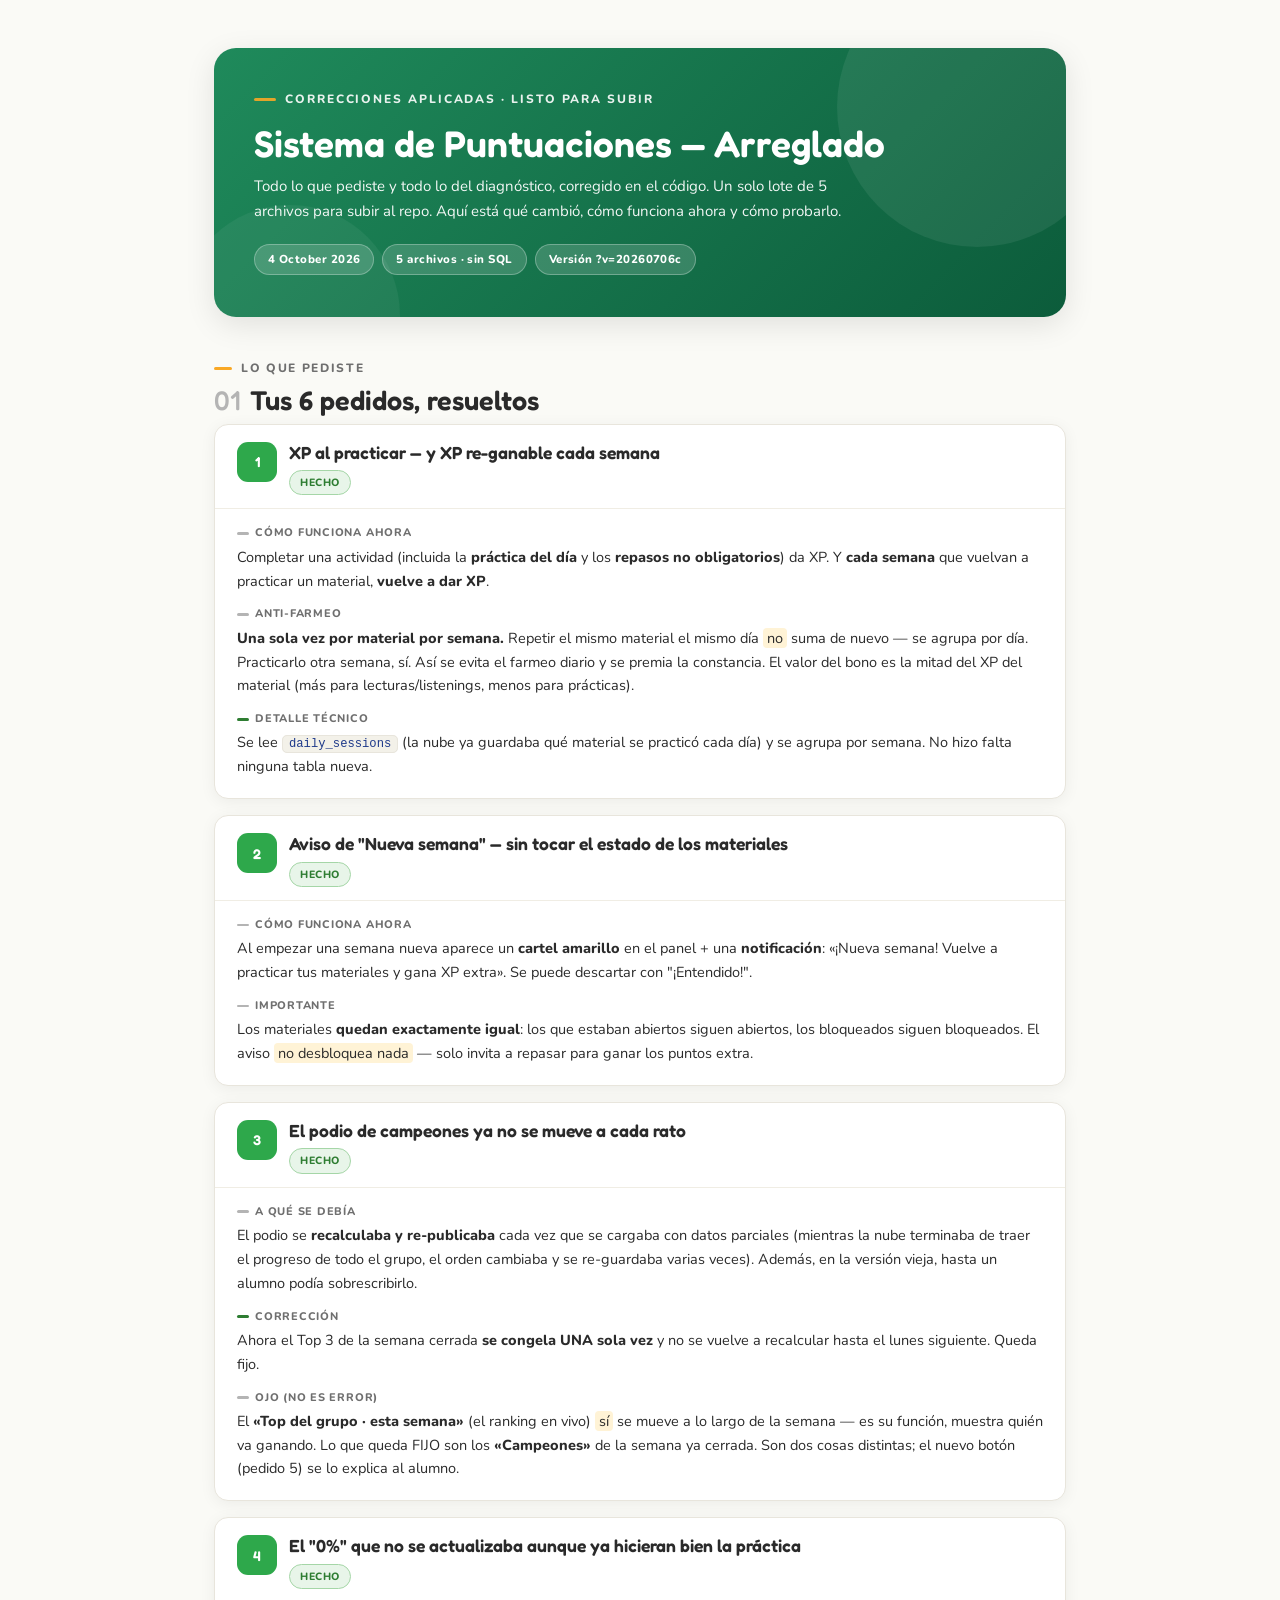
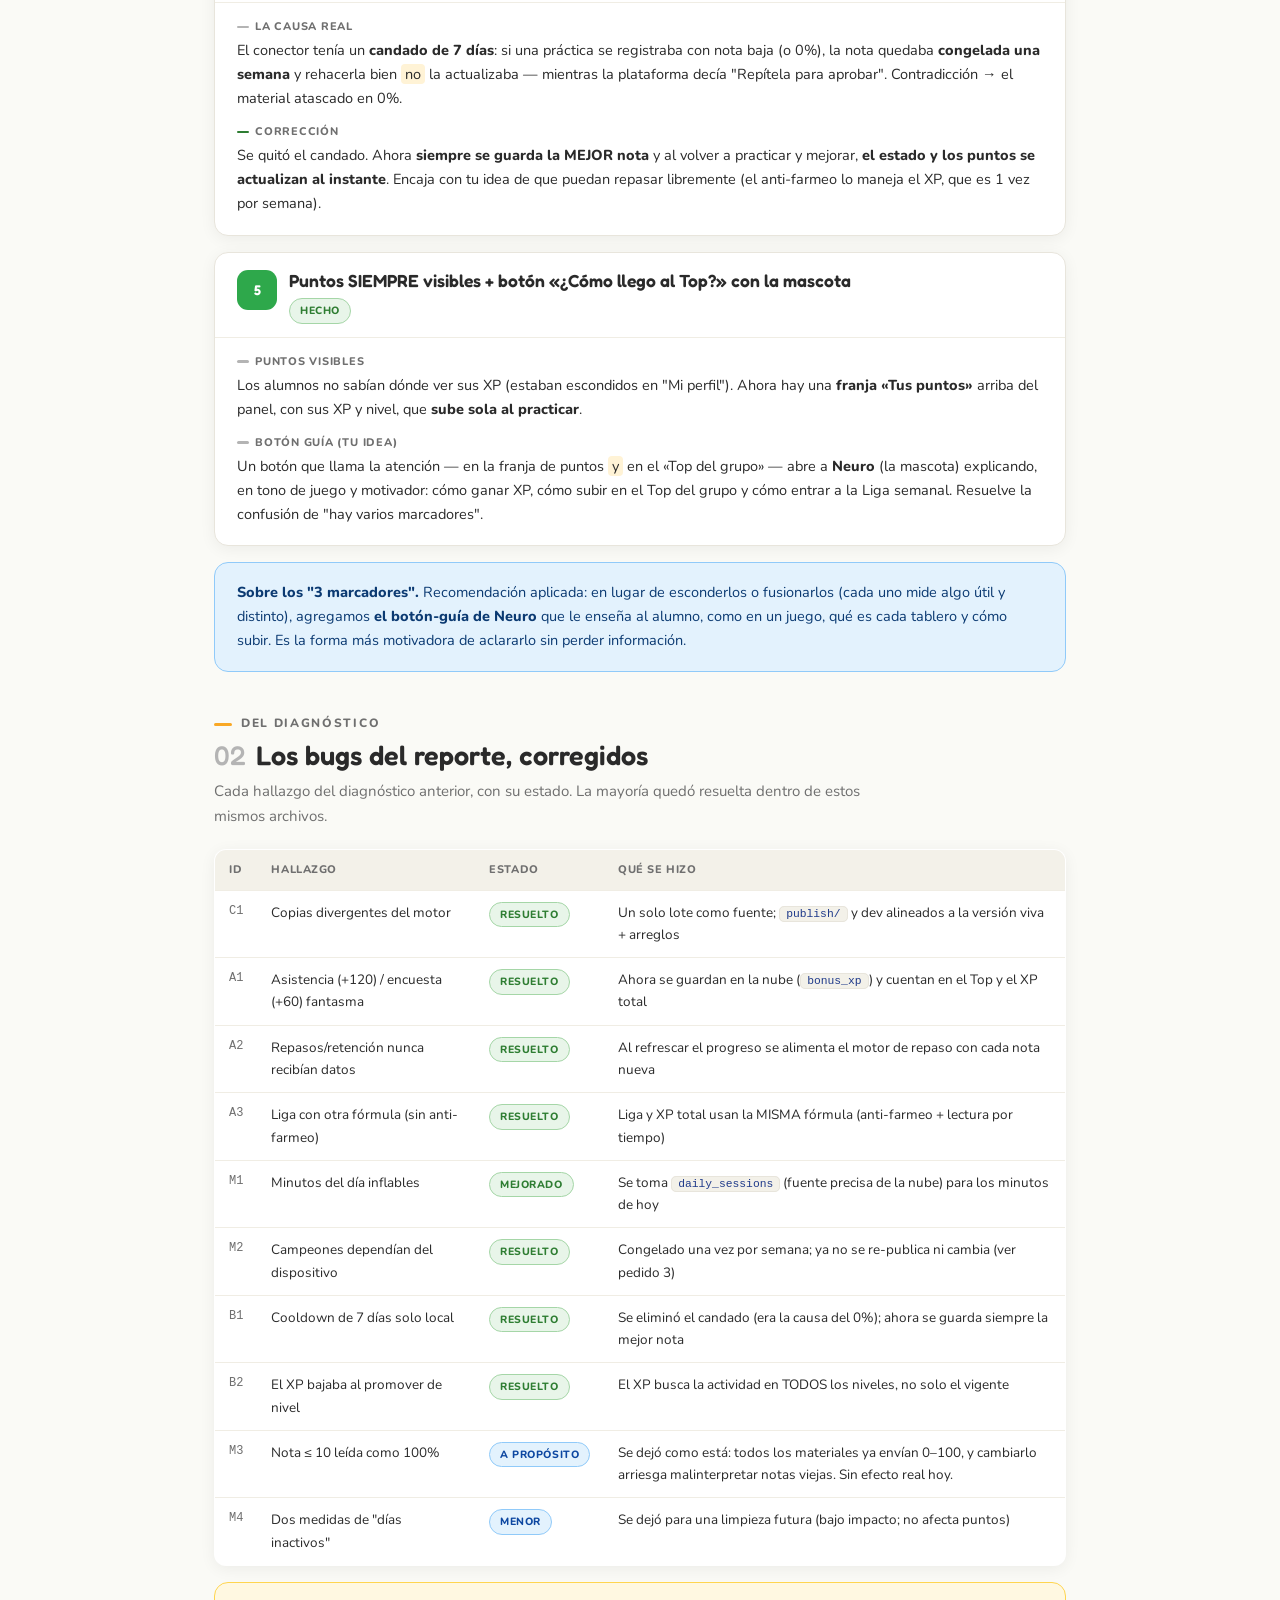
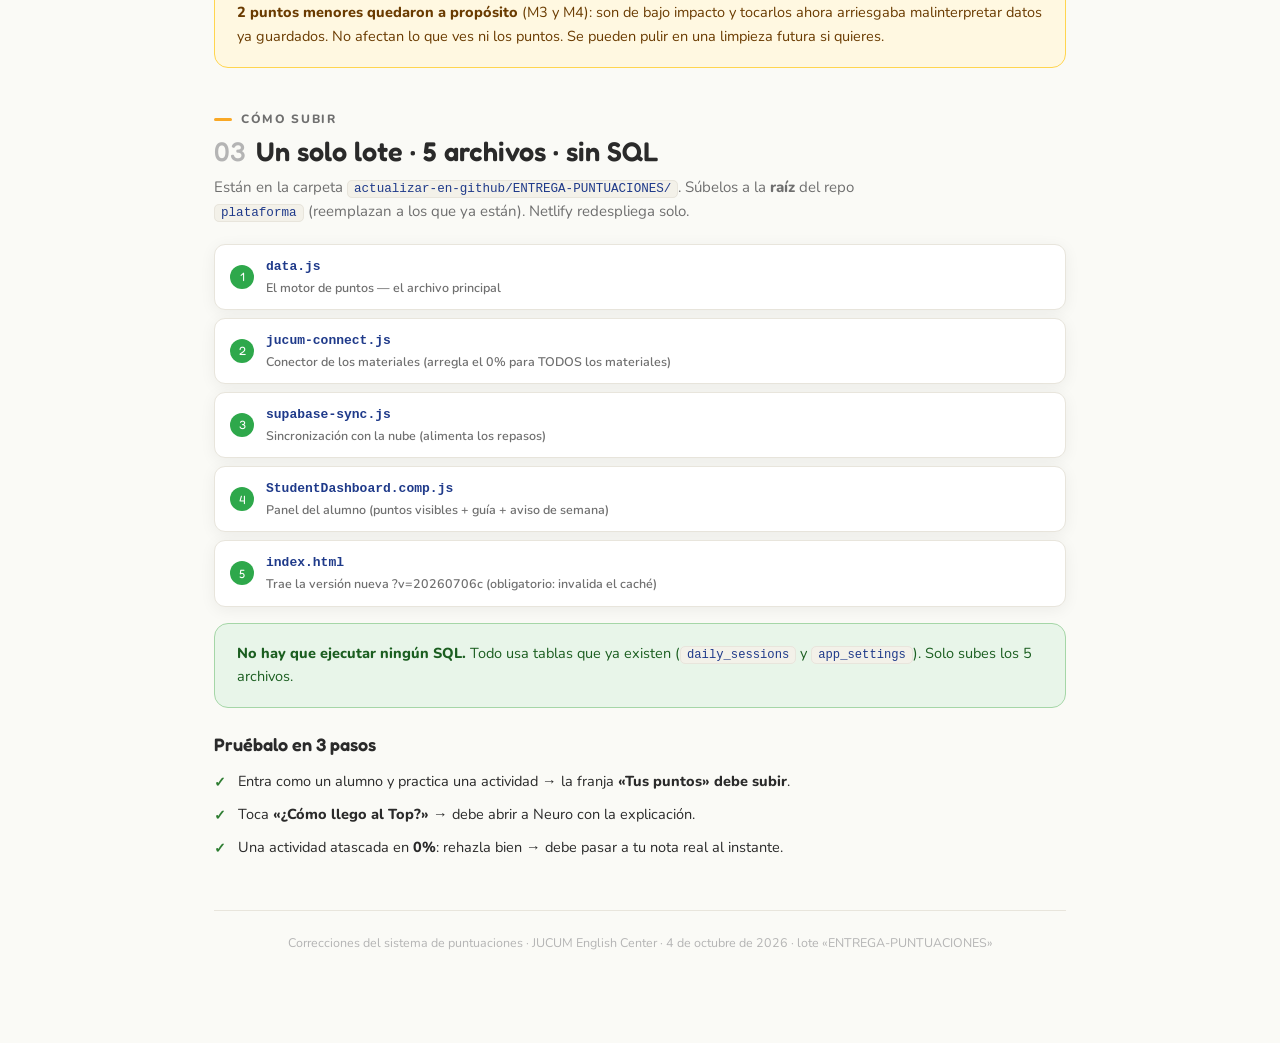
<file: Correcciones Sistema de Puntuaciones.html>
<!DOCTYPE html>
<html lang="es">
<head>
<meta charset="UTF-8">
<meta name="viewport" content="width=device-width, initial-scale=1.0">
<title>Correcciones · Sistema de Puntuaciones · JUCUM English Center</title>
<link rel="preconnect" href="https://fonts.googleapis.com">
<link rel="preconnect" href="https://fonts.gstatic.com" crossorigin>
<link href="https://fonts.googleapis.com/css2?family=Fredoka:wght@400;500;600;700&family=Nunito:ital,wght@0,400;0,500;0,600;0,700;0,800;1,400&display=swap" rel="stylesheet">
<style>
  :root{
    --pre:#F9A825; --a1:#2196F3; --a2:#2EA84B;
    --ink:#2A2A2A; --soft:#6f6f6f; --mute:#B4B4B4;
    --border:#E8E5DC; --border-soft:#F0EDE4;
    --bg:#FAFAF6; --card:#FFFFFF;
    --blue:#1F3A8A; --violet:#6C4BD8;
    --ok:#2E7D32; --okbg:#E8F5E9; --okbd:#A5D6A7;
    --warn:#BF360C; --warnbg:#FFF8E1; --warnbd:#FFD54F;
    --info:#0D47A1; --infobg:#E3F2FD; --infobd:#90CAF9;
    --shadow:0 3px 16px rgba(0,0,0,0.06);
    --shadow-lg:0 8px 30px rgba(0,0,0,0.10);
  }
  *{box-sizing:border-box;margin:0;padding:0;}
  body{font-family:'Nunito',sans-serif;background:var(--bg);color:var(--ink);line-height:1.65;-webkit-font-smoothing:antialiased;}
  .wrap{max-width:900px;margin:0 auto;padding:48px 24px 90px;}

  .cover{background:linear-gradient(135deg,#1F8A5B,#0C5C3B);border-radius:22px;padding:42px 40px;color:#fff;position:relative;overflow:hidden;box-shadow:var(--shadow-lg);}
  .cover::before{content:'';position:absolute;top:-30%;right:-6%;width:280px;height:280px;background:rgba(255,255,255,0.07);border-radius:50%;}
  .cover::after{content:'';position:absolute;bottom:-40%;left:-4%;width:220px;height:220px;background:rgba(255,255,255,0.05);border-radius:50%;}
  .cover .eyebrow{font-size:12px;font-weight:800;letter-spacing:0.16em;text-transform:uppercase;opacity:0.9;display:flex;align-items:center;gap:9px;}
  .cover .eyebrow::before{content:'';width:22px;height:3px;background:var(--pre);border-radius:2px;}
  .cover h1{font-family:'Fredoka',sans-serif;font-weight:600;font-size:37px;line-height:1.1;margin:14px 0 10px;position:relative;}
  .cover p{font-size:15px;opacity:0.94;max-width:610px;position:relative;}
  .cover .chips{display:flex;flex-wrap:wrap;gap:8px;margin-top:20px;position:relative;}
  .cover .chip{background:rgba(255,255,255,0.16);border:1.5px solid rgba(255,255,255,0.28);border-radius:20px;padding:5px 13px;font-size:11.5px;font-weight:800;letter-spacing:0.04em;}

  section{margin-top:42px;}
  .sec-eyebrow{font-size:12px;font-weight:800;letter-spacing:0.14em;text-transform:uppercase;color:var(--soft);display:flex;align-items:center;gap:9px;margin-bottom:6px;}
  .sec-eyebrow::before{content:'';width:18px;height:3px;background:var(--pre);border-radius:2px;}
  h2{font-family:'Fredoka',sans-serif;font-weight:600;font-size:27px;color:var(--ink);line-height:1.15;margin-bottom:8px;}
  h2 .n{color:var(--mute);font-weight:500;margin-right:10px;}
  .lead{font-size:15px;color:var(--soft);max-width:690px;margin-bottom:20px;}
  h3{font-family:'Fredoka',sans-serif;font-weight:600;font-size:18px;margin:22px 0 10px;color:var(--ink);}

  p{margin-bottom:10px;} p:last-child{margin-bottom:0;}
  strong{font-weight:800;}
  em{font-style:normal;background:#FFF3D6;padding:0 4px;border-radius:4px;}
  code{font-family:ui-monospace,Menlo,monospace;background:#F3F1E9;border:1px solid var(--border);border-radius:5px;padding:1px 6px;font-size:0.84em;color:var(--blue);}

  ul{list-style:none;display:flex;flex-direction:column;gap:9px;margin:10px 0;}
  ul li{position:relative;padding-left:24px;font-size:14.5px;}
  ul li::before{content:'';position:absolute;left:4px;top:9px;width:7px;height:7px;border-radius:2px;background:var(--pre);}
  ul.check li::before{content:'✓';background:none;left:0;top:1px;color:var(--ok);font-weight:800;font-size:14px;}

  .card{background:var(--card);border:1px solid var(--border);border-radius:14px;padding:22px 24px;box-shadow:var(--shadow);margin-bottom:14px;border-top:3.5px solid var(--a2);}
  .card.blue{border-top-color:var(--blue);} .card.violet{border-top-color:var(--violet);} .card.amber{border-top-color:var(--pre);}

  .tag{display:inline-flex;align-items:center;gap:5px;font-size:10.5px;font-weight:800;letter-spacing:0.05em;text-transform:uppercase;padding:3px 10px;border-radius:20px;vertical-align:middle;}
  .tag.done{background:var(--okbg);color:var(--ok);border:1.5px solid var(--okbd);}
  .tag.defer{background:var(--infobg);color:var(--info);border:1.5px solid var(--infobd);}

  .find{background:var(--card);border:1px solid var(--border);border-radius:14px;box-shadow:var(--shadow);margin-bottom:16px;overflow:hidden;}
  .find > .head{display:flex;align-items:flex-start;gap:12px;padding:17px 22px 13px;border-bottom:1px solid var(--border-soft);}
  .find > .head .id{font-family:'Fredoka',sans-serif;font-weight:600;font-size:14px;color:#fff;background:var(--a2);min-width:40px;height:40px;padding:0 6px;border-radius:11px;display:flex;align-items:center;justify-content:center;flex-shrink:0;}
  .find .head .t{flex:1;}
  .find .head .t h4{font-family:'Fredoka',sans-serif;font-weight:600;font-size:17.5px;line-height:1.25;margin-bottom:5px;}
  .find .body{padding:15px 22px 19px;}
  .find .body .row{margin-bottom:12px;} .find .body .row:last-child{margin-bottom:0;}
  .find .body .k{font-size:11px;font-weight:800;letter-spacing:0.07em;text-transform:uppercase;color:var(--soft);margin-bottom:3px;display:flex;align-items:center;gap:6px;}
  .find .body .k::before{content:'';width:12px;height:2.5px;border-radius:2px;background:var(--mute);}
  .find .body .v{font-size:14.5px;}
  .find .body .k.fix::before{background:var(--ok);}

  .callout{border-radius:14px;padding:18px 22px;margin:16px 0;font-size:14.5px;}
  .callout.ok{background:var(--okbg);border:1.5px solid var(--okbd);color:#1b5e20;}
  .callout.info{background:var(--infobg);border:1.5px solid var(--infobd);color:#0b3a72;}
  .callout.warn{background:var(--warnbg);border:1.5px solid var(--warnbd);color:#6a3b00;}

  table{width:100%;border-collapse:collapse;margin:16px 0;font-size:13.5px;background:var(--card);border:1px solid var(--border);border-radius:12px;overflow:hidden;box-shadow:var(--shadow);}
  th{background:#F3F1E9;text-align:left;padding:11px 14px;font-size:11px;font-weight:800;letter-spacing:0.05em;text-transform:uppercase;color:var(--soft);}
  td{padding:11px 14px;border-top:1px solid var(--border-soft);vertical-align:top;}
  td.c{white-space:nowrap;}
  .mono{font-family:ui-monospace,Menlo,monospace;font-size:12px;color:var(--soft);}

  .files{display:flex;flex-direction:column;gap:8px;margin:14px 0;}
  .file{display:flex;align-items:center;gap:12px;background:#fff;border:1px solid var(--border);border-radius:11px;padding:11px 15px;box-shadow:var(--shadow);}
  .file .fn{font-family:ui-monospace,Menlo,monospace;font-size:13px;font-weight:700;color:var(--blue);}
  .file .fd{font-size:12.5px;color:var(--soft);font-weight:600;}
  .num{font-family:'Fredoka',sans-serif;background:var(--a2);color:#fff;width:24px;height:24px;border-radius:50%;display:flex;align-items:center;justify-content:center;font-size:12px;flex-shrink:0;}

  .foot{margin-top:50px;padding-top:22px;border-top:1px solid var(--border);font-size:12.5px;color:var(--mute);text-align:center;}
  @media (max-width:640px){ .cover h1{font-size:29px;} }
  @media print{ body{background:#fff;} .find,.card,.file,table{box-shadow:none;} }
</style>
</head>
<body>
<div class="wrap">

  <div class="cover">
    <div class="eyebrow">Correcciones aplicadas · listo para subir</div>
    <h1>Sistema de Puntuaciones — Arreglado</h1>
    <p>Todo lo que pediste y todo lo del diagnóstico, corregido en el código. Un solo lote de 5 archivos para subir al repo. Aquí está qué cambió, cómo funciona ahora y cómo probarlo.</p>
    <div class="chips">
      <span class="chip">4 October 2026</span>
      <span class="chip">5 archivos · sin SQL</span>
      <span class="chip">Versión ?v=20260706c</span>
    </div>
  </div>

  <!-- 1 · TUS PEDIDOS -->
  <section>
    <div class="sec-eyebrow">Lo que pediste</div>
    <h2><span class="n">01</span>Tus 6 pedidos, resueltos</h2>

    <div class="find">
      <div class="head"><div class="id">1</div><div class="t">
        <h4>XP al practicar — y XP re-ganable cada semana</h4>
        <span class="tag done">Hecho</span>
      </div></div>
      <div class="body">
        <div class="row"><div class="k">Cómo funciona ahora</div><div class="v">Completar una actividad (incluida la <strong>práctica del día</strong> y los <strong>repasos no obligatorios</strong>) da XP. Y <strong>cada semana</strong> que vuelvan a practicar un material, <strong>vuelve a dar XP</strong>.</div></div>
        <div class="row"><div class="k">Anti-farmeo</div><div class="v"><strong>Una sola vez por material por semana.</strong> Repetir el mismo material el mismo día <em>no</em> suma de nuevo — se agrupa por día. Practicarlo otra semana, sí. Así se evita el farmeo diario y se premia la constancia. El valor del bono es la mitad del XP del material (más para lecturas/listenings, menos para prácticas).</div></div>
        <div class="row"><div class="k fix">Detalle técnico</div><div class="v">Se lee <code>daily_sessions</code> (la nube ya guardaba qué material se practicó cada día) y se agrupa por semana. No hizo falta ninguna tabla nueva.</div></div>
      </div>
    </div>

    <div class="find">
      <div class="head"><div class="id">2</div><div class="t">
        <h4>Aviso de "Nueva semana" — sin tocar el estado de los materiales</h4>
        <span class="tag done">Hecho</span>
      </div></div>
      <div class="body">
        <div class="row"><div class="k">Cómo funciona ahora</div><div class="v">Al empezar una semana nueva aparece un <strong>cartel amarillo</strong> en el panel + una <strong>notificación</strong>: «¡Nueva semana! Vuelve a practicar tus materiales y gana XP extra». Se puede descartar con "¡Entendido!".</div></div>
        <div class="row"><div class="k">Importante</div><div class="v">Los materiales <strong>quedan exactamente igual</strong>: los que estaban abiertos siguen abiertos, los bloqueados siguen bloqueados. El aviso <em>no desbloquea nada</em> — solo invita a repasar para ganar los puntos extra.</div></div>
      </div>
    </div>

    <div class="find">
      <div class="head"><div class="id">3</div><div class="t">
        <h4>El podio de campeones ya no se mueve a cada rato</h4>
        <span class="tag done">Hecho</span>
      </div></div>
      <div class="body">
        <div class="row"><div class="k">A qué se debía</div><div class="v">El podio se <strong>recalculaba y re-publicaba</strong> cada vez que se cargaba con datos parciales (mientras la nube terminaba de traer el progreso de todo el grupo, el orden cambiaba y se re-guardaba varias veces). Además, en la versión vieja, hasta un alumno podía sobrescribirlo.</div></div>
        <div class="row"><div class="k fix">Corrección</div><div class="v">Ahora el Top 3 de la semana cerrada <strong>se congela UNA sola vez</strong> y no se vuelve a recalcular hasta el lunes siguiente. Queda fijo.</div></div>
        <div class="row"><div class="k">Ojo (no es error)</div><div class="v">El <strong>«Top del grupo · esta semana»</strong> (el ranking en vivo) <em>sí</em> se mueve a lo largo de la semana — es su función, muestra quién va ganando. Lo que queda FIJO son los <strong>«Campeones»</strong> de la semana ya cerrada. Son dos cosas distintas; el nuevo botón (pedido 5) se lo explica al alumno.</div></div>
      </div>
    </div>

    <div class="find">
      <div class="head"><div class="id">4</div><div class="t">
        <h4>El "0%" que no se actualizaba aunque ya hicieran bien la práctica</h4>
        <span class="tag done">Hecho</span>
      </div></div>
      <div class="body">
        <div class="row"><div class="k">La causa real</div><div class="v">El conector tenía un <strong>candado de 7 días</strong>: si una práctica se registraba con nota baja (o 0%), la nota quedaba <strong>congelada una semana</strong> y rehacerla bien <em>no</em> la actualizaba — mientras la plataforma decía "Repítela para aprobar". Contradicción → el material atascado en 0%.</div></div>
        <div class="row"><div class="k fix">Corrección</div><div class="v">Se quitó el candado. Ahora <strong>siempre se guarda la MEJOR nota</strong> y al volver a practicar y mejorar, <strong>el estado y los puntos se actualizan al instante</strong>. Encaja con tu idea de que puedan repasar libremente (el anti-farmeo lo maneja el XP, que es 1 vez por semana).</div></div>
      </div>
    </div>

    <div class="find">
      <div class="head"><div class="id">5</div><div class="t">
        <h4>Puntos SIEMPRE visibles + botón «¿Cómo llego al Top?» con la mascota</h4>
        <span class="tag done">Hecho</span>
      </div></div>
      <div class="body">
        <div class="row"><div class="k">Puntos visibles</div><div class="v">Los alumnos no sabían dónde ver sus XP (estaban escondidos en "Mi perfil"). Ahora hay una <strong>franja «Tus puntos»</strong> arriba del panel, con sus XP y nivel, que <strong>sube sola al practicar</strong>.</div></div>
        <div class="row"><div class="k">Botón guía (tu idea)</div><div class="v">Un botón que llama la atención — en la franja de puntos <em>y</em> en el «Top del grupo» — abre a <strong>Neuro</strong> (la mascota) explicando, en tono de juego y motivador: cómo ganar XP, cómo subir en el Top del grupo y cómo entrar a la Liga semanal. Resuelve la confusión de "hay varios marcadores".</div></div>
      </div>
    </div>

    <div class="callout info">
      <strong>Sobre los "3 marcadores".</strong> Recomendación aplicada: en lugar de esconderlos o fusionarlos (cada uno mide algo útil y distinto), agregamos <strong>el botón-guía de Neuro</strong> que le enseña al alumno, como en un juego, qué es cada tablero y cómo subir. Es la forma más motivadora de aclararlo sin perder información.
    </div>
  </section>

  <!-- 2 · BUGS DEL DIAGNÓSTICO -->
  <section>
    <div class="sec-eyebrow">Del diagnóstico</div>
    <h2><span class="n">02</span>Los bugs del reporte, corregidos</h2>
    <p class="lead">Cada hallazgo del diagnóstico anterior, con su estado. La mayoría quedó resuelta dentro de estos mismos archivos.</p>
    <table>
      <tr><th>ID</th><th>Hallazgo</th><th>Estado</th><th>Qué se hizo</th></tr>
      <tr><td class="mono">C1</td><td>Copias divergentes del motor</td><td class="c"><span class="tag done">Resuelto</span></td><td>Un solo lote como fuente; <code>publish/</code> y dev alineados a la versión viva + arreglos</td></tr>
      <tr><td class="mono">A1</td><td>Asistencia (+120) / encuesta (+60) fantasma</td><td class="c"><span class="tag done">Resuelto</span></td><td>Ahora se guardan en la nube (<code>bonus_xp</code>) y cuentan en el Top y el XP total</td></tr>
      <tr><td class="mono">A2</td><td>Repasos/retención nunca recibían datos</td><td class="c"><span class="tag done">Resuelto</span></td><td>Al refrescar el progreso se alimenta el motor de repaso con cada nota nueva</td></tr>
      <tr><td class="mono">A3</td><td>Liga con otra fórmula (sin anti-farmeo)</td><td class="c"><span class="tag done">Resuelto</span></td><td>Liga y XP total usan la MISMA fórmula (anti-farmeo + lectura por tiempo)</td></tr>
      <tr><td class="mono">M1</td><td>Minutos del día inflables</td><td class="c"><span class="tag done">Mejorado</span></td><td>Se toma <code>daily_sessions</code> (fuente precisa de la nube) para los minutos de hoy</td></tr>
      <tr><td class="mono">M2</td><td>Campeones dependían del dispositivo</td><td class="c"><span class="tag done">Resuelto</span></td><td>Congelado una vez por semana; ya no se re-publica ni cambia (ver pedido 3)</td></tr>
      <tr><td class="mono">B1</td><td>Cooldown de 7 días solo local</td><td class="c"><span class="tag done">Resuelto</span></td><td>Se eliminó el candado (era la causa del 0%); ahora se guarda siempre la mejor nota</td></tr>
      <tr><td class="mono">B2</td><td>El XP bajaba al promover de nivel</td><td class="c"><span class="tag done">Resuelto</span></td><td>El XP busca la actividad en TODOS los niveles, no solo el vigente</td></tr>
      <tr><td class="mono">M3</td><td>Nota ≤ 10 leída como 100%</td><td class="c"><span class="tag defer">A propósito</span></td><td>Se dejó como está: todos los materiales ya envían 0–100, y cambiarlo arriesga malinterpretar notas viejas. Sin efecto real hoy.</td></tr>
      <tr><td class="mono">M4</td><td>Dos medidas de "días inactivos"</td><td class="c"><span class="tag defer">Menor</span></td><td>Se dejó para una limpieza futura (bajo impacto; no afecta puntos)</td></tr>
    </table>
    <div class="callout warn">
      <strong>2 puntos menores quedaron a propósito</strong> (M3 y M4): son de bajo impacto y tocarlos ahora arriesgaba malinterpretar datos ya guardados. No afectan lo que ves ni los puntos. Se pueden pulir en una limpieza futura si quieres.
    </div>
  </section>

  <!-- 3 · CÓMO SUBIR -->
  <section>
    <div class="sec-eyebrow">Cómo subir</div>
    <h2><span class="n">03</span>Un solo lote · 5 archivos · sin SQL</h2>
    <p class="lead">Están en la carpeta <code>actualizar-en-github/ENTREGA-PUNTUACIONES/</code>. Súbelos a la <strong>raíz</strong> del repo <code>plataforma</code> (reemplazan a los que ya están). Netlify redespliega solo.</p>
    <div class="files">
      <div class="file"><span class="num">1</span><div><div class="fn">data.js</div><div class="fd">El motor de puntos — el archivo principal</div></div></div>
      <div class="file"><span class="num">2</span><div><div class="fn">jucum-connect.js</div><div class="fd">Conector de los materiales (arregla el 0% para TODOS los materiales)</div></div></div>
      <div class="file"><span class="num">3</span><div><div class="fn">supabase-sync.js</div><div class="fd">Sincronización con la nube (alimenta los repasos)</div></div></div>
      <div class="file"><span class="num">4</span><div><div class="fn">StudentDashboard.comp.js</div><div class="fd">Panel del alumno (puntos visibles + guía + aviso de semana)</div></div></div>
      <div class="file"><span class="num">5</span><div><div class="fn">index.html</div><div class="fd">Trae la versión nueva ?v=20260706c (obligatorio: invalida el caché)</div></div></div>
    </div>
    <div class="callout ok">
      <strong>No hay que ejecutar ningún SQL.</strong> Todo usa tablas que ya existen (<code>daily_sessions</code> y <code>app_settings</code>). Solo subes los 5 archivos.
    </div>

    <h3>Pruébalo en 3 pasos</h3>
    <ul class="check">
      <li>Entra como un alumno y practica una actividad → la franja <strong>«Tus puntos» debe subir</strong>.</li>
      <li>Toca <strong>«¿Cómo llego al Top?»</strong> → debe abrir a Neuro con la explicación.</li>
      <li>Una actividad atascada en <strong>0%</strong>: rehazla bien → debe pasar a tu nota real al instante.</li>
    </ul>
  </section>

  <div class="foot">
    Correcciones del sistema de puntuaciones · JUCUM English Center · 4 de octubre de 2026 · lote «ENTREGA-PUNTUACIONES»
  </div>

</div>
</body>
</html>
</file>
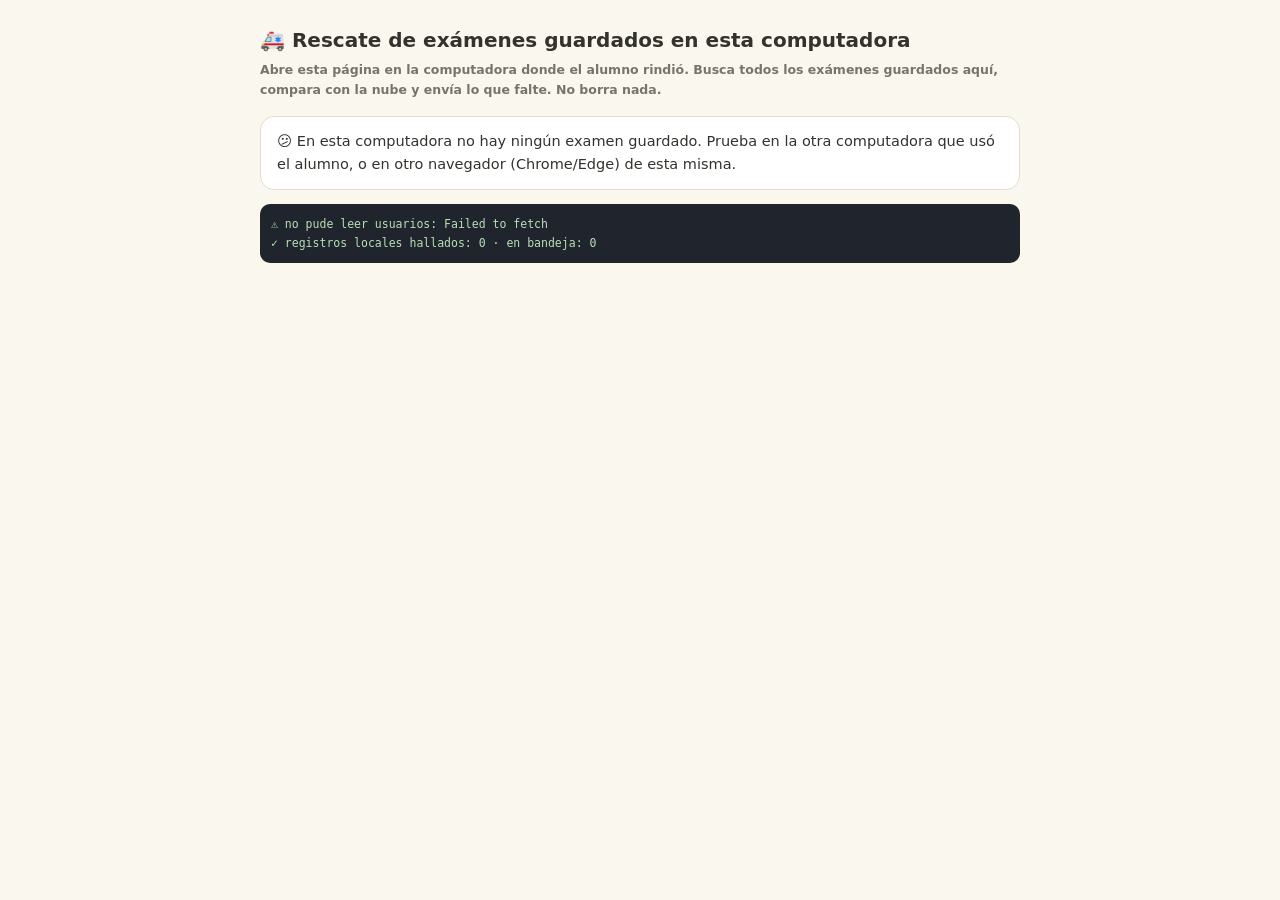
<file: rescate.html>
<!DOCTYPE html>
<html lang="es">
<head>
<meta charset="utf-8">
<meta name="viewport" content="width=device-width, initial-scale=1">
<title>🚑 Rescate de exámenes guardados en esta computadora</title>
<style>
body{font-family:system-ui,-apple-system,Segoe UI,sans-serif;background:#FAF7EF;color:#33322D;margin:0;padding:24px 16px 60px;font-size:14.5px;line-height:1.6;display:flex;justify-content:center}
.w{width:100%;max-width:760px}
h1{font-size:20px;margin:0 0 4px}
p.n{color:#77746B;font-size:12.5px;font-weight:600;margin:0 0 16px}
.card{background:#fff;border:1.5px solid #E3DDCD;border-radius:14px;padding:13px 16px;margin-bottom:12px}
.row{display:flex;gap:10px;align-items:center;flex-wrap:wrap}
b.ex{font-size:15px}
.ok{color:#2E7D32;font-weight:800}.bad{color:#C62828;font-weight:800}.warn{color:#8A5100;font-weight:800}
button{font-family:inherit;font-weight:800;font-size:13px;border:none;border-radius:20px;padding:9px 16px;cursor:pointer;background:#1F3A8A;color:#fff}
button.sec{background:#fff;color:#1F3A8A;border:1.5px solid #C9D6F5}
button:disabled{opacity:.5;cursor:default}
select{font-family:inherit;font-size:12.5px;padding:6px 8px;border-radius:9px;border:1.5px solid #E3DDCD;max-width:260px}
#log{white-space:pre-wrap;background:#20242C;color:#B8E0B8;border-radius:10px;padding:11px;font-family:ui-monospace,monospace;font-size:11.5px;margin-top:14px;max-height:200px;overflow:auto}
.big{background:#E8F5E9;border:2px solid #A5D6A7;border-radius:14px;padding:14px 16px;font-weight:800;color:#1B5E20;margin-bottom:12px}
</style>
</head>
<body>
<div class="w">
<h1>🚑 Rescate de exámenes guardados en esta computadora</h1>
<p class="n">Abre esta página <b>en la computadora donde el alumno rindió</b>. Busca todos los exámenes guardados aquí, compara con la nube y envía lo que falte. No borra nada.</p>
<div id="top"></div>
<div id="out">⏳ Buscando…</div>
<div id="log"></div>
<script>
var SB_URL='https://dwwzkzuonltaavzhvilu.supabase.co';
var SB_KEY='sb_publishable_6pruJuV5P2cMVWqd8Wt8gg_UAtuEj_m';
var H={apikey:SB_KEY,Authorization:'Bearer '+SB_KEY,'Content-Type':'application/json'};
var USERS={},LOCAL=[],OUTBOX=[];
function L(m){var l=document.getElementById('log');l.textContent+=m+'\n';l.scrollTop=1e9;}
function esc(s){return String(s==null?'':s).replace(/[&<>"]/g,function(c){return{'&':'&amp;','<':'&lt;','>':'&gt;','"':'&quot;'}[c];});}
function fPeru(iso){if(!iso)return '—';var d=new Date(iso);return isNaN(d)?String(iso):d.toLocaleString('es-PE',{timeZone:'America/Lima',day:'numeric',month:'short',hour:'numeric',minute:'2-digit'});}
function nombreExamen(a){var m=/^examen-m(\d+)$/.exec(a);if(m)return 'Examen del módulo '+m[1];var f=/^examen-final-d(\d)$/.exec(a);if(f)return 'Examen final · Parte '+f[1];return a;}
async function sb(q,opt){var r=await fetch(SB_URL+'/rest/v1/'+q,Object.assign({headers:H},opt||{}));if(!r.ok)throw new Error('HTTP '+r.status+' '+(await r.text()).slice(0,140));var t=await r.text();return t?JSON.parse(t):null;}
async function main(){
  try{
    (await sb('users?select=id,full_name,role&limit=2000')||[]).forEach(function(u){USERS[u.id]=u;});
    L('✓ '+Object.keys(USERS).length+' usuarios leídos');
  }catch(e){L('⚠ no pude leer usuarios: '+e.message);}
  for(var i=0;i<localStorage.length;i++){
    var k=localStorage.key(i);if(!k||k.indexOf('jucum_exam_')!==0)continue;
    if(k==='jucum_exam_outbox_v1'){try{OUTBOX=JSON.parse(localStorage.getItem(k)||'[]')||[];}catch(e){}continue;}
    if(k.indexOf('_void_')>-1||/_prog$/.test(k)||k.indexOf('jucum_exam_min_')===0)continue;
    var v;try{v=JSON.parse(localStorage.getItem(k)||'[]');}catch(e){continue;}
    if(!Array.isArray(v))continue;
    v.forEach(function(r){if(r&&r.id&&r.activity_id!=null&&typeof r.score==='number')LOCAL.push({key:k,row:r});});
  }
  L('✓ registros locales hallados: '+LOCAL.length+' · en bandeja: '+OUTBOX.length);
  var ids=LOCAL.map(function(x){return x.row.id;}).concat(OUTBOX.map(function(r){return r.id;})).filter(Boolean);
  var have={};
  if(ids.length){try{(await sb('diagnostic_attempts?select=id&id=in.('+ids.map(function(x){return '"'+x+'"';}).join(',')+')')||[]).forEach(function(r){have[r.id]=1;});}catch(e){L('⚠ chequeo nube: '+e.message);}}
  render(have);
}
function render(have){
  var out=document.getElementById('out');
  if(!LOCAL.length&&!OUTBOX.length){out.innerHTML='<div class="card">😕 En esta computadora no hay ningún examen guardado. Prueba en la otra computadora que usó el alumno, o en otro navegador (Chrome/Edge) de esta misma.</div>';return;}
  var h='';
  var faltan=0;
  LOCAL.forEach(function(x,i){
    var r=x.row,en=have[r.id];
    var dueno=r.user_id==='demo'||!r.user_id?null:(USERS[r.user_id]?USERS[r.user_id].full_name:r.user_id);
    if(!en)faltan++;
    h+='<div class="card"><div class="row"><b class="ex">'+esc(nombreExamen(r.activity_id))+'</b>'
      +'<span>nota <b>'+r.score+'</b>/100</span><span>'+fPeru(r.created_at)+'</span>'
      +(en?'<span class="ok">✓ ya está en la nube</span>':'<span class="bad">FALTA en la nube</span>')+'</div>'
      +'<div class="row" style="margin-top:7px">'
      +(dueno?'<span>Dueño: <b>'+esc(dueno)+'</b></span>'
        +(!en?'<button onclick="enviar('+i+')">📤 Enviar a la nube</button>':'')
        :'<span class="warn">⚠ sin dueño (se rindió sin iniciar sesión)</span>'
        +(!en?'<select id="as'+i+'"><option value="">— elegir alumno —</option>'+Object.values(USERS).filter(function(u){return u.role==='student';}).sort(function(a,b){return (a.full_name||'').localeCompare(b.full_name||'');}).map(function(u){return '<option value="'+u.id+'">'+esc(u.full_name)+'</option>';}).join('')+'</select><button onclick="asignar('+i+')">📤 Asignar y enviar</button>':''))
      +'</div></div>';
  });
  if(OUTBOX.length)h+='<div class="card"><div class="row"><b class="ex">📮 Bandeja de envíos pendientes</b><span>'+OUTBOX.length+' nota(s)</span><button onclick="flushOutbox()">📤 Enviar bandeja</button></div></div>';
  document.getElementById('top').innerHTML=faltan?'<div class="big">Hay <b>'+faltan+'</b> nota(s) guardadas aquí que NO están en la nube. Envíalas con los botones de abajo. 👇</div>':'<div class="big">✓ Todo lo de esta computadora ya está en la nube.</div>';
  out.innerHTML=h;
}
async function postRow(r){
  await sb('diagnostic_attempts',{method:'POST',headers:Object.assign({},H,{Prefer:'resolution=merge-duplicates,return=minimal'}),body:JSON.stringify([r])});
}
async function enviar(i){
  var r=LOCAL[i].row;
  try{await postRow(r);L('✓ enviado: '+r.activity_id+' · '+r.score+' · '+(USERS[r.user_id]||{}).full_name);alert('✓ Nota enviada. Refresca tu panel de Resultados.');location.reload();}
  catch(e){L('✗ '+e.message);alert('No se pudo enviar: '+e.message);}
}
async function asignar(i){
  var sel=document.getElementById('as'+i);var uid=sel&&sel.value;
  if(!uid){alert('Elige primero al alumno dueño de esta nota.');return;}
  if(!confirm('¿Asignar esta nota a '+(USERS[uid]||{}).full_name+' y enviarla?\n\nHazlo solo si estás segura de que ese alumno rindió en esta computadora.'))return;
  var r=Object.assign({},LOCAL[i].row,{user_id:uid});
  try{await postRow(r);L('✓ asignado y enviado a '+(USERS[uid]||{}).full_name);alert('✓ Enviado. Refresca tu panel de Resultados.');location.reload();}
  catch(e){L('✗ '+e.message);alert('No se pudo: '+e.message);}
}
async function flushOutbox(){
  var quedan=[];
  for(var i=0;i<OUTBOX.length;i++){try{await postRow(OUTBOX[i]);}catch(e){quedan.push(OUTBOX[i]);}}
  try{localStorage.setItem('jucum_exam_outbox_v1',JSON.stringify(quedan));}catch(e){}
  alert(quedan.length?('Se enviaron '+(OUTBOX.length-quedan.length)+' y quedaron '+quedan.length+' (sin conexión?)'):'✓ Bandeja enviada completa.');
  location.reload();
}
main();
</script>
</div>
</body>
</html>
</file>
